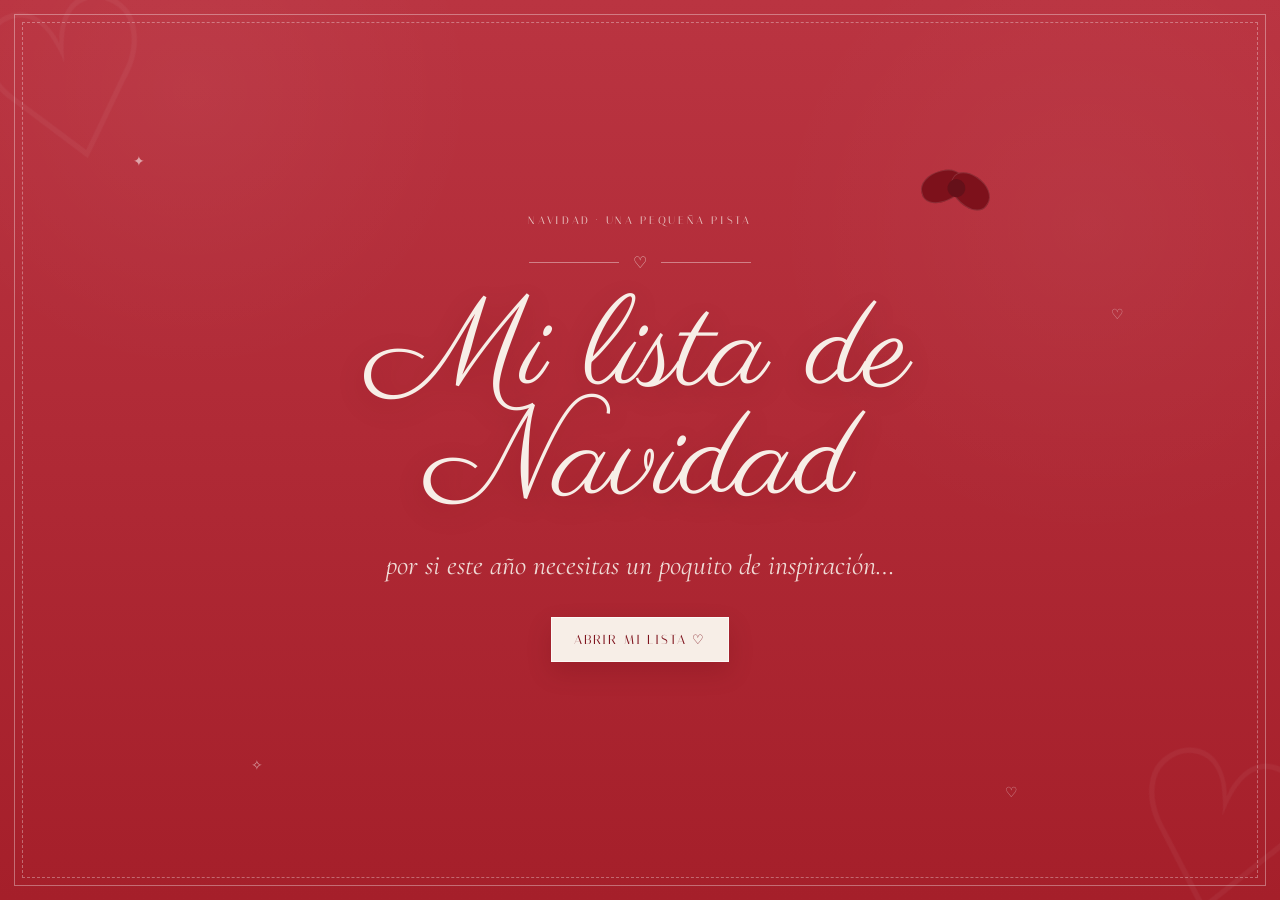
<file: index.html>
<!doctype html>
<html lang="es">
<head>
  <meta charset="utf-8" />
  <meta name="viewport" content="width=device-width,initial-scale=1" />
  <meta name="theme-color" content="#a51f2a" />
  <title>Mi lista de Navidad ♡</title>
  <link rel="stylesheet" href="styles.css" />
</head>
<body>
  <div class="lace-frame"></div>
  <main class="page-shell">
    <div class="sparkles"><span>✦</span><span>♡</span><span>✧</span><span>♡</span></div>
    <section class="hero fade-in">
      <div class="hero-card">
        <div class="ribbon"><i></i></div>
        <p class="hero-kicker">Navidad · una pequeña pista</p>
        <div class="ornament">♡</div>
        <h1 class="hero-title">Mi lista de Navidad</h1>
        <p class="hero-subtitle">por si este año necesitas un poquito de inspiración…</p>
        <a class="primary-button" href="categories.html">Abrir mi lista ♡</a>
      </div>
    </section>
  </main>
</body>
</html>
</file>
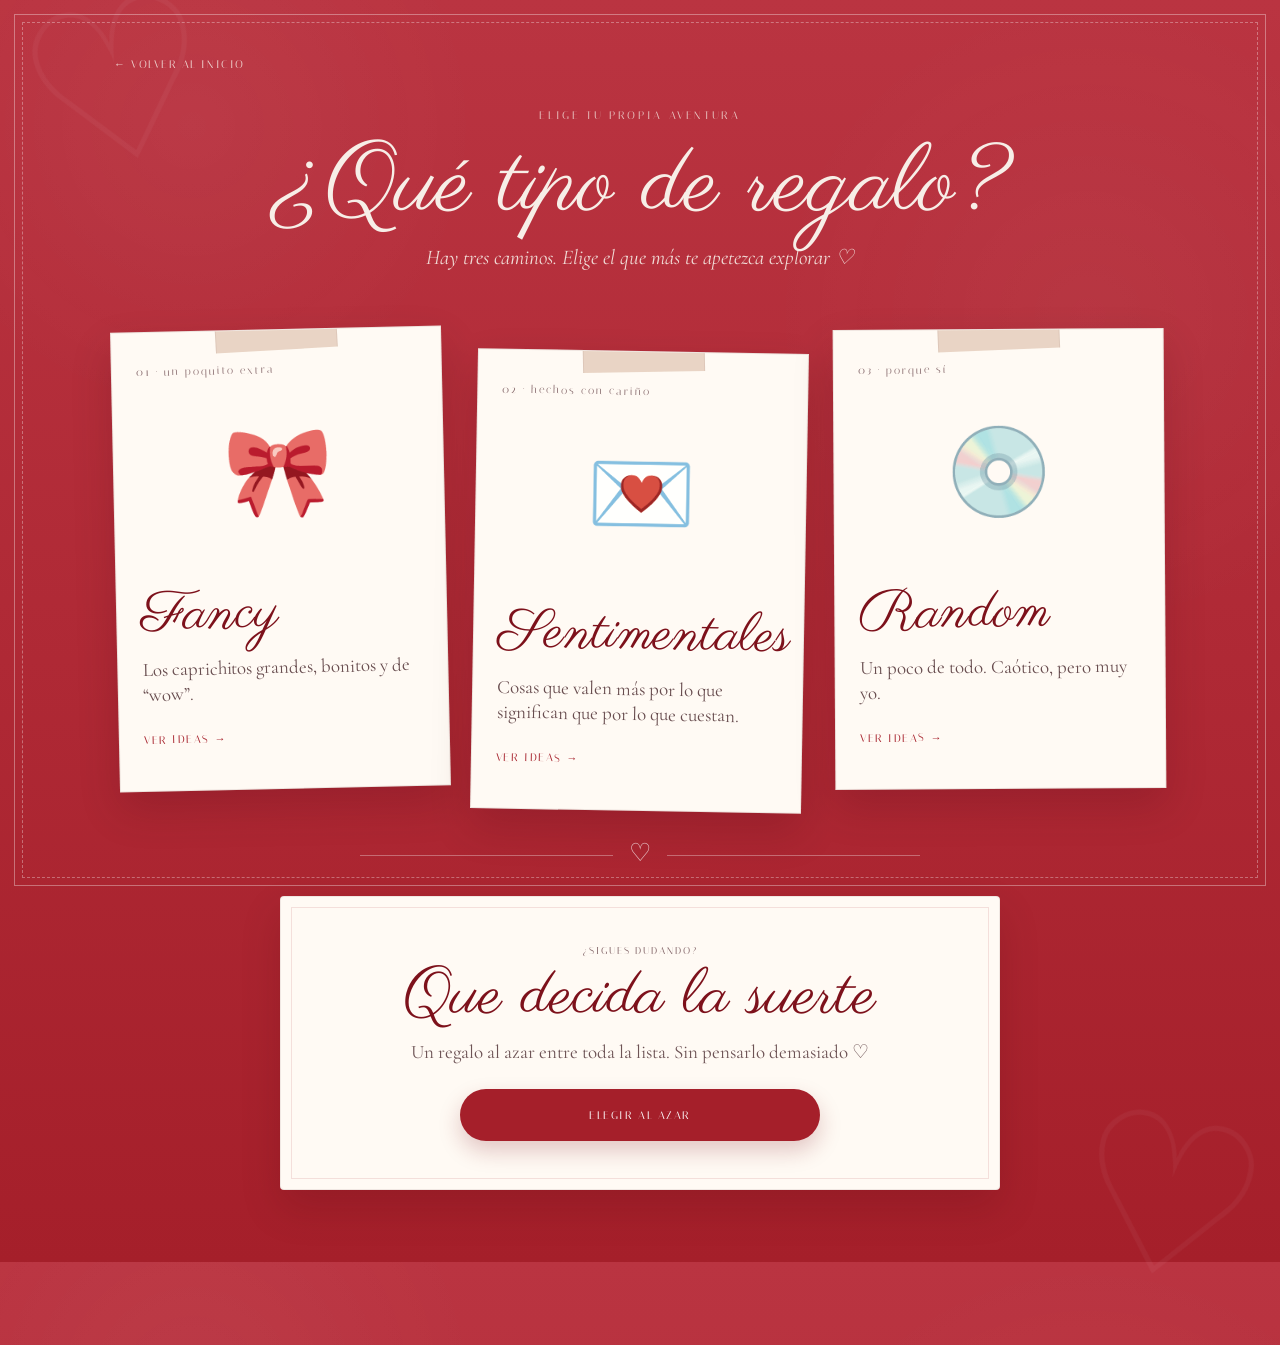
<file: categories.html>
<!doctype html>
<html lang="es">
<head>
  <meta charset="utf-8" />
  <meta name="viewport" content="width=device-width,initial-scale=1" />
  <meta name="theme-color" content="#a51f2a" />
  <title>Elige una categoría ♡</title>
  <link rel="stylesheet" href="styles.css" />
</head>
<body>
  <div class="lace-frame"></div>
  <main class="page-shell fade-in">
    <a class="back-link" href="index.html">← volver al inicio</a>
    <header class="page-header">
      <p class="eyebrow">elige tu propia aventura</p>
      <h1 class="page-title">¿Qué tipo de regalo?</h1>
      <p class="page-intro">Hay tres caminos. Elige el que más te apetezca explorar ♡</p>
    </header>

    <section class="categories-grid">
      <a class="category-card" href="fancy.html">
        <span class="category-no">01 · un poquito extra</span>
        <div class="category-icon">🎀</div>
        <h2 class="category-title">Fancy</h2>
        <p class="category-copy">Los caprichitos grandes, bonitos y de “wow”.</p>
        <span class="category-enter">ver ideas →</span>
      </a>

      <a class="category-card" href="sentimentales.html">
        <span class="category-no">02 · hechos con cariño</span>
        <div class="category-icon">💌</div>
        <h2 class="category-title">Sentimentales</h2>
        <p class="category-copy">Cosas que valen más por lo que significan que por lo que cuestan.</p>
        <span class="category-enter">ver ideas →</span>
      </a>

      <a class="category-card" href="random.html">
        <span class="category-no">03 · porque sí</span>
        <div class="category-icon">💿</div>
        <h2 class="category-title">Random</h2>
        <p class="category-copy">Un poco de todo. Caótico, pero muy yo.</p>
        <span class="category-enter">ver ideas →</span>
      </a>
    </section>

    <section class="surprise-panel">
      <div class="surprise-divider" aria-hidden="true">
        <span></span><b>♡</b><span></span>
      </div>

      <div class="surprise-panel-inner">
        <p class="surprise-kicker">¿sigues dudando?</p>
        <h2 class="surprise-title">Que decida la suerte</h2>
        <p class="surprise-copy">Un regalo al azar entre toda la lista. Sin pensarlo demasiado ♡</p>
        <a class="surprise-button" href="sorpresa.html">Elegir al azar</a>
      </div>
    </section>
  </main>
</body>
</html>
</file>
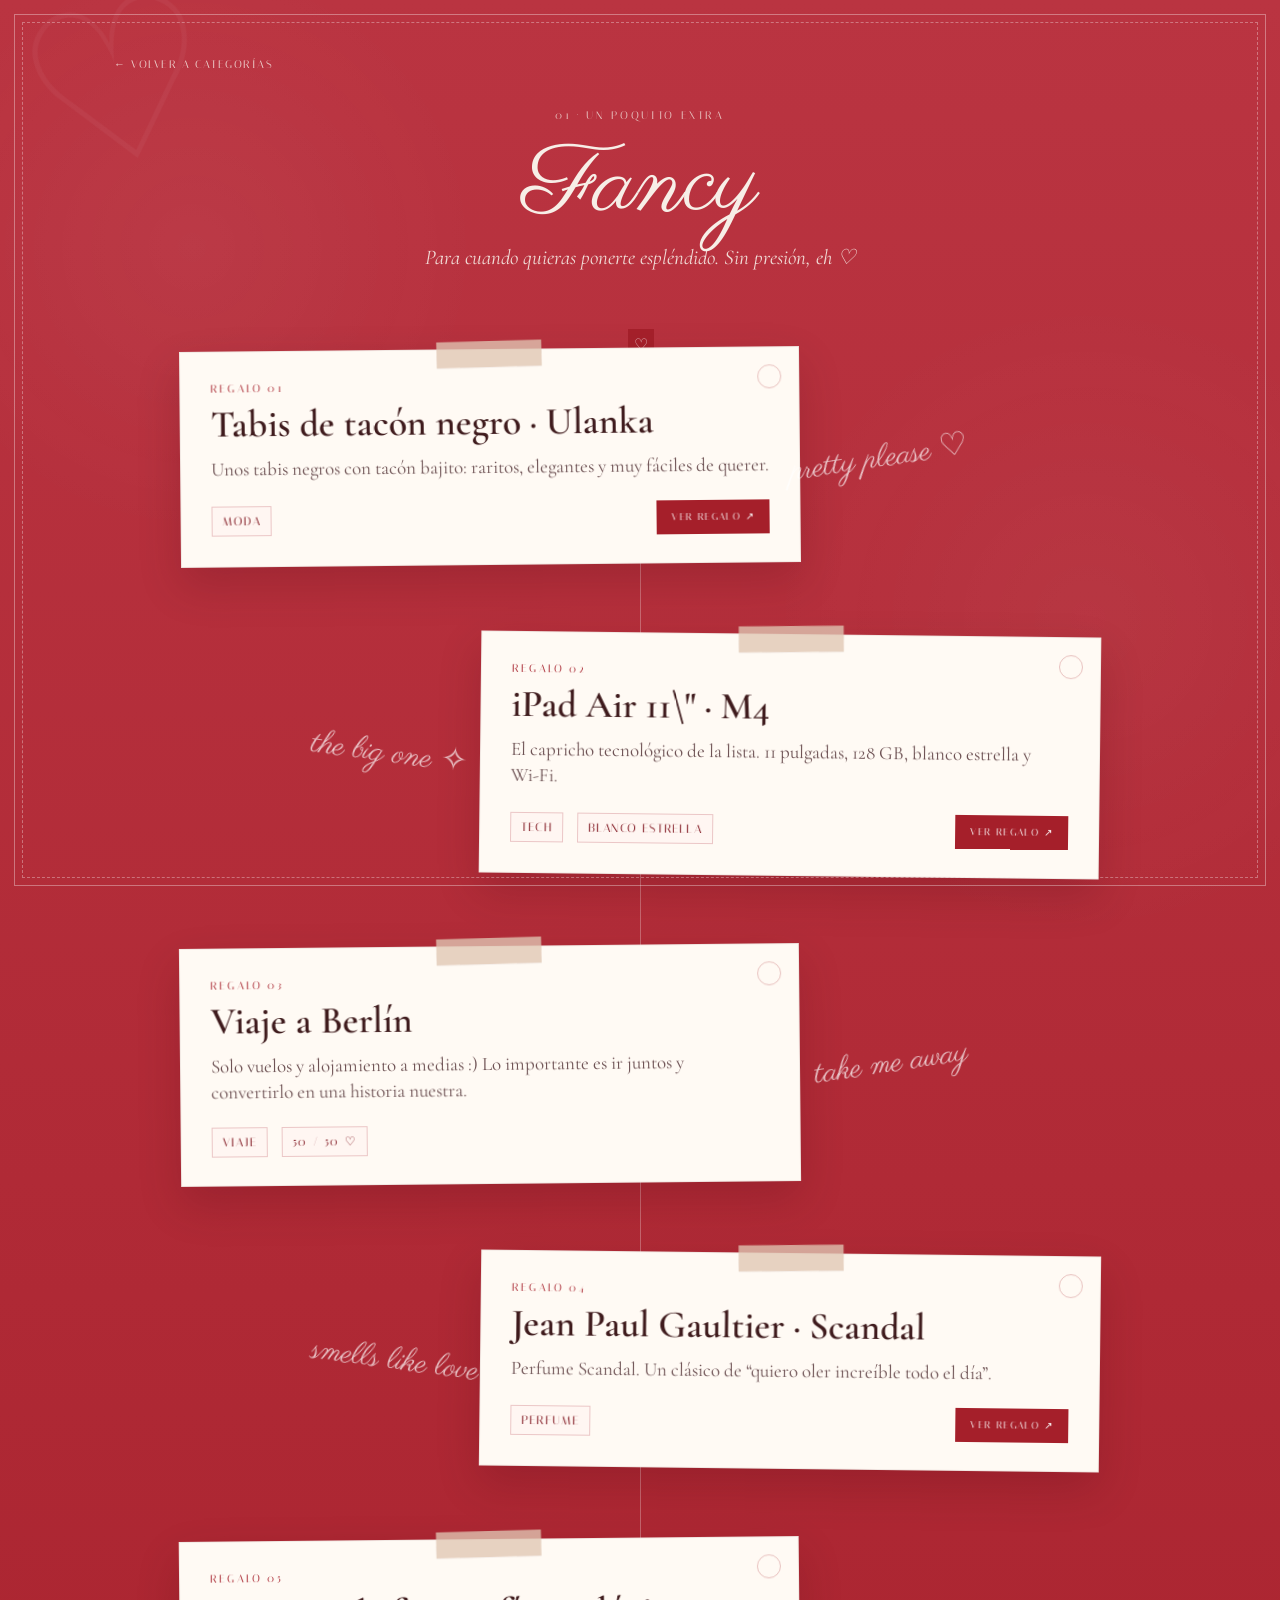
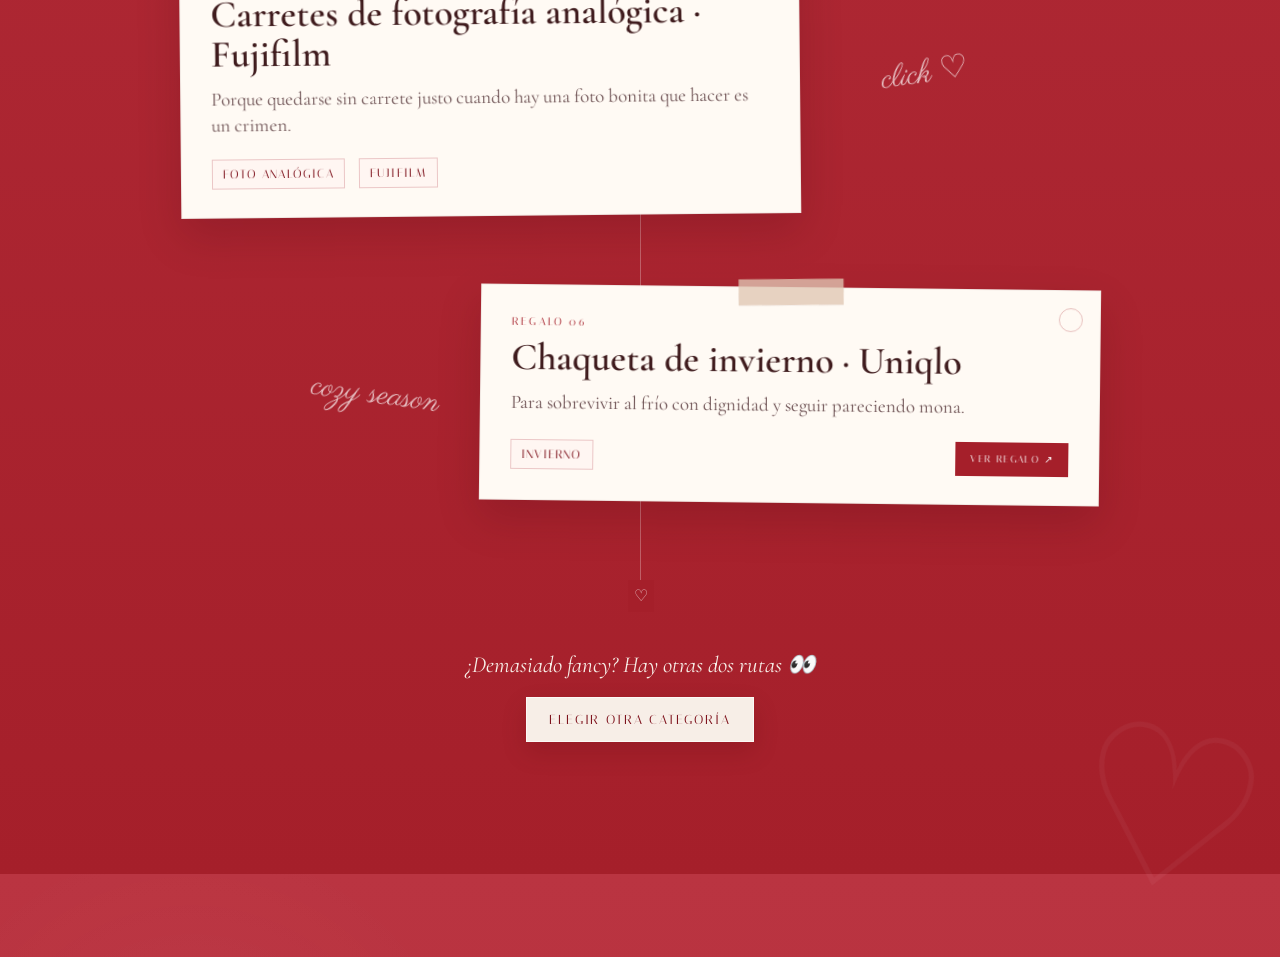
<file: fancy.html>
<!doctype html>
<html lang="es">
<head>
  <meta charset="utf-8" />
  <meta name="viewport" content="width=device-width,initial-scale=1" />
  <meta name="theme-color" content="#a51f2a" />
  <title>Fancy ♡</title>
  <link rel="stylesheet" href="styles.css" />
</head>
<body>
  <div class="lace-frame"></div>
  <main class="page-shell fade-in">
    <a class="back-link" href="categories.html">← volver a categorías</a>
    <header class="page-header">
      <p class="eyebrow">01 · un poquito extra</p>
      <h1 class="page-title">Fancy</h1>
      <p class="page-intro">Para cuando quieras ponerte espléndido. Sin presión, eh ♡</p>
    </header>

    <section class="gift-list">
      <div class="thread"></div>

      <article class="gift">
        <div class="gift-number">regalo 01</div>
        <h2 class="gift-title">Tabis de tacón negro · Ulanka</h2>
        <p class="gift-note">Unos tabis negros con tacón bajito: raritos, elegantes y muy fáciles de querer.</p>
        <div class="gift-meta"><span class="tag">moda</span><a class="small-button" target="_blank" rel="noopener" href="https://ulanka.com/en/collections/tabis-shoes-trend/products/bailarinas-tabi-con-tacon-bajo-ulk-kala">ver regalo ↗</a></div>
        <span class="side-doodle">pretty please ♡</span>
      </article>

      <article class="gift">
        <div class="gift-number">regalo 02</div>
        <h2 class="gift-title">iPad Air 11\" · M4</h2>
        <p class="gift-note">El capricho tecnológico de la lista. 11 pulgadas, 128 GB, blanco estrella y Wi‑Fi.</p>
        <div class="gift-meta"><span class="tag">tech</span><span class="tag">blanco estrella</span><a class="small-button" target="_blank" rel="noopener" href="https://www.apple.com/es/shop/buy-ipad/ipad-air/pantalla-de-11-pulgadas-128gb-blanco-estrella-wifi">ver regalo ↗</a></div>
        <span class="side-doodle">the big one ✧</span>
      </article>

      <article class="gift">
        <div class="gift-number">regalo 03</div>
        <h2 class="gift-title">Viaje a Berlín</h2>
        <p class="gift-note">Solo vuelos y alojamiento a medias :) Lo importante es ir juntos y convertirlo en una historia nuestra.</p>
        <div class="gift-meta"><span class="tag">viaje</span><span class="tag">50 / 50 ♡</span></div>
        <span class="side-doodle">take me away</span>
      </article>

      <article class="gift">
        <div class="gift-number">regalo 04</div>
        <h2 class="gift-title">Jean Paul Gaultier · Scandal</h2>
        <p class="gift-note">Perfume Scandal. Un clásico de “quiero oler increíble todo el día”.</p>
        <div class="gift-meta"><span class="tag">perfume</span><a class="small-button" target="_blank" rel="noopener" href="https://www.douglas.es/es/p/3001038303?variant=313508">ver regalo ↗</a></div>
        <span class="side-doodle">smells like love</span>
      </article>

      <article class="gift">
        <div class="gift-number">regalo 05</div>
        <h2 class="gift-title">Carretes de fotografía analógica · Fujifilm</h2>
        <p class="gift-note">Porque quedarse sin carrete justo cuando hay una foto bonita que hacer es un crimen.</p>
        <div class="gift-meta"><span class="tag">foto analógica</span><span class="tag">Fujifilm</span></div>
        <span class="side-doodle">click ♡</span>
      </article>

      <article class="gift">
        <div class="gift-number">regalo 06</div>
        <h2 class="gift-title">Chaqueta de invierno · Uniqlo</h2>
        <p class="gift-note">Para sobrevivir al frío con dignidad y seguir pareciendo mona.</p>
        <div class="gift-meta"><span class="tag">invierno</span><a class="small-button" target="_blank" rel="noopener" href="https://www.uniqlo.com/es/es/products/E487594-000/00?colorDisplayCode=18&sizeDisplayCode=003">ver regalo ↗</a></div>
        <span class="side-doodle">cozy season</span>
      </article>
    </section>

    <footer class="category-footer">
      <p>¿Demasiado fancy? Hay otras dos rutas 👀</p>
      <a class="primary-button" href="categories.html">Elegir otra categoría</a>
    </footer>
  </main>
</body>
</html>
</file>
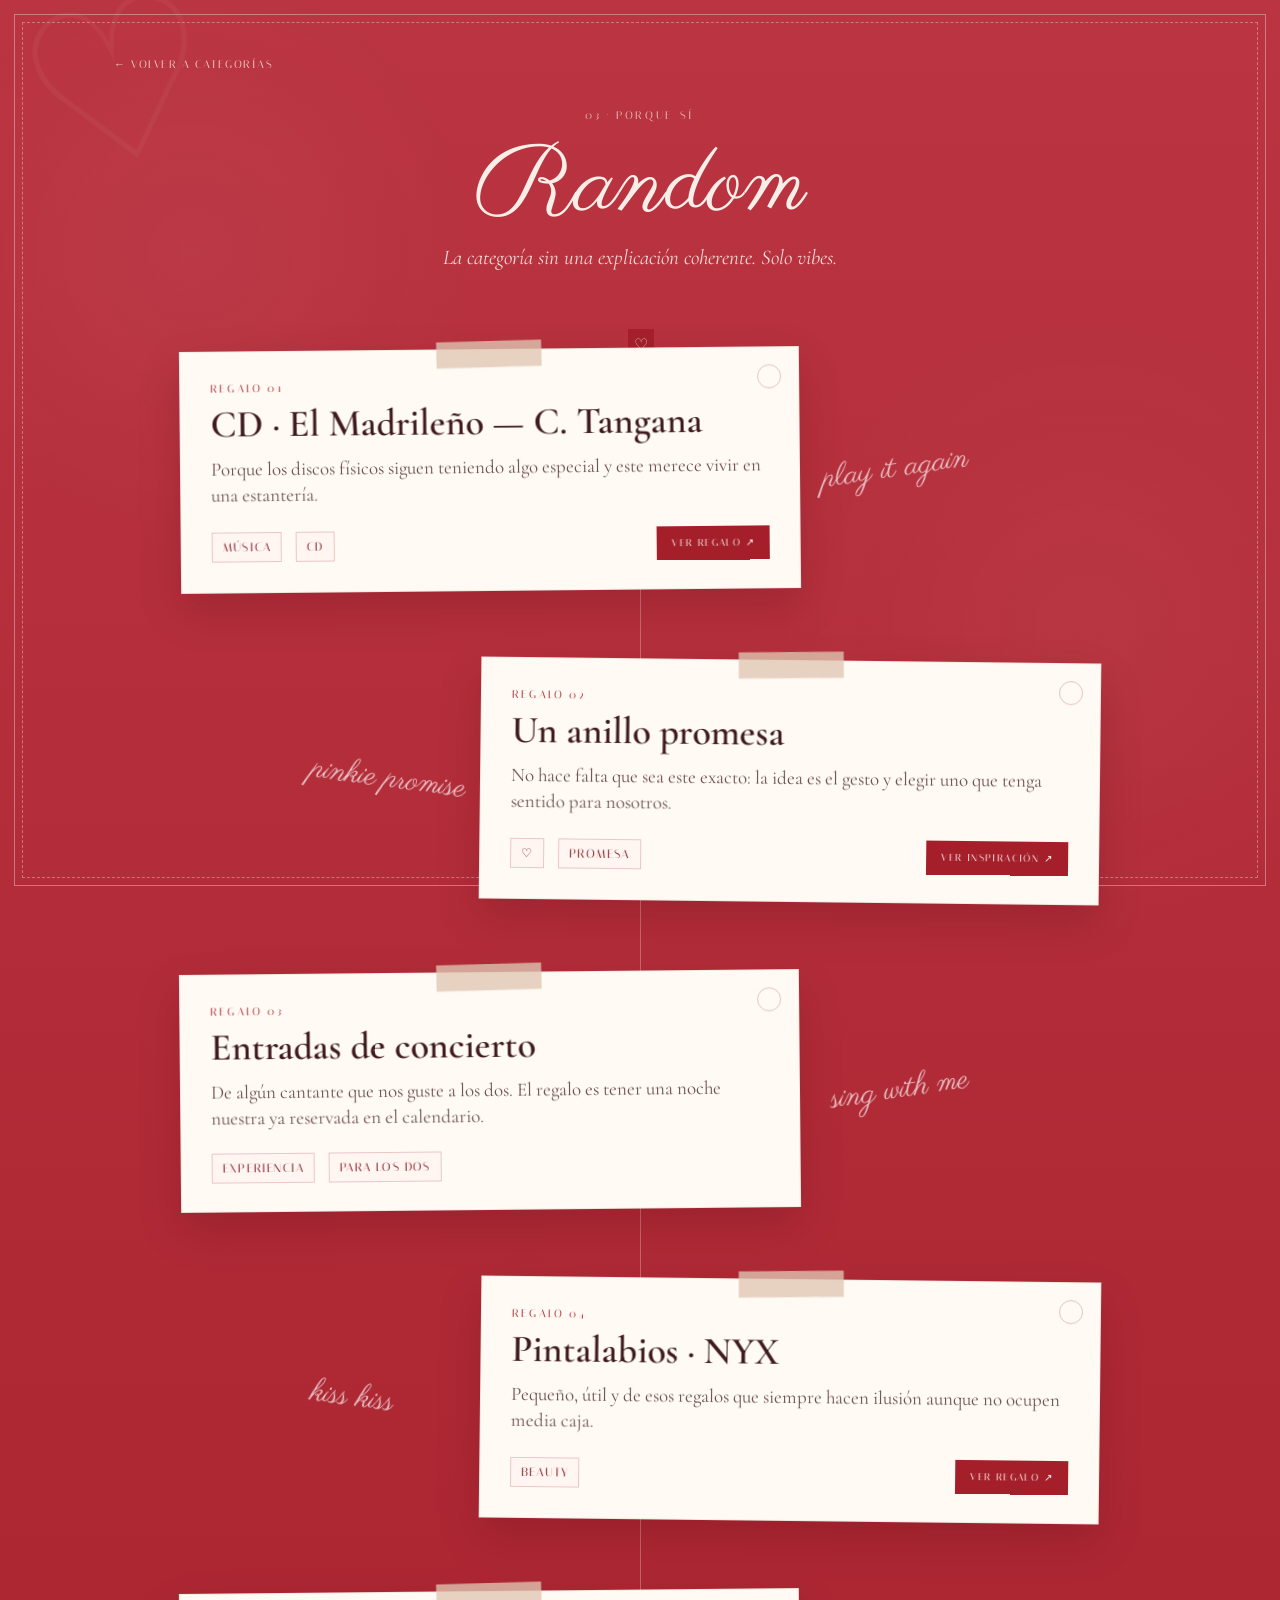
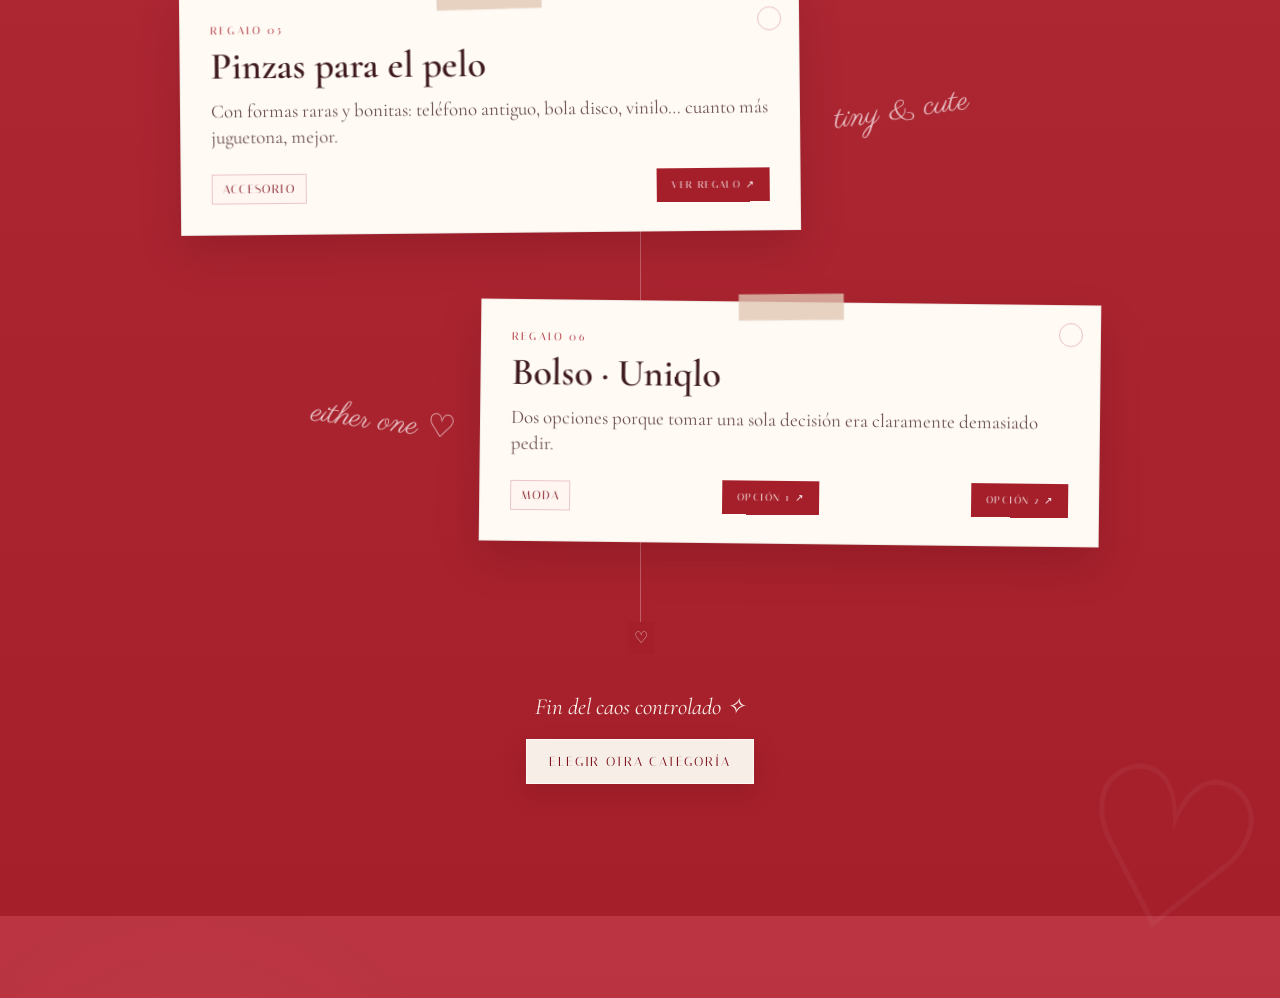
<file: random.html>
<!doctype html>
<html lang="es">
<head>
  <meta charset="utf-8" />
  <meta name="viewport" content="width=device-width,initial-scale=1" />
  <meta name="theme-color" content="#a51f2a" />
  <title>Random ♡</title>
  <link rel="stylesheet" href="styles.css" />
</head>
<body>
  <div class="lace-frame"></div>
  <main class="page-shell fade-in">
    <a class="back-link" href="categories.html">← volver a categorías</a>
    <header class="page-header">
      <p class="eyebrow">03 · porque sí</p>
      <h1 class="page-title">Random</h1>
      <p class="page-intro">La categoría sin una explicación coherente. Solo vibes.</p>
    </header>

    <section class="gift-list">
      <div class="thread"></div>

      <article class="gift">
        <div class="gift-number">regalo 01</div>
        <h2 class="gift-title">CD · El Madrileño — C. Tangana</h2>
        <p class="gift-note">Porque los discos físicos siguen teniendo algo especial y este merece vivir en una estantería.</p>
        <div class="gift-meta"><span class="tag">música</span><span class="tag">CD</span><a class="small-button" target="_blank" rel="noopener" href="https://www.fnac.es/a8030984/C-Tangana-El-madrileno-Disco">ver regalo ↗</a></div>
        <span class="side-doodle">play it again</span>
      </article>

      <article class="gift">
        <div class="gift-number">regalo 02</div>
        <h2 class="gift-title">Un anillo promesa</h2>
        <p class="gift-note">No hace falta que sea este exacto: la idea es el gesto y elegir uno que tenga sentido para nosotros.</p>
        <div class="gift-meta"><span class="tag">♡</span><span class="tag">promesa</span><a class="small-button" target="_blank" rel="noopener" href="https://www.swarovski.com/es-ES/s-swarovski-promise-ring-guide">ver inspiración ↗</a></div>
        <span class="side-doodle">pinkie promise</span>
      </article>

      <article class="gift">
        <div class="gift-number">regalo 03</div>
        <h2 class="gift-title">Entradas de concierto</h2>
        <p class="gift-note">De algún cantante que nos guste a los dos. El regalo es tener una noche nuestra ya reservada en el calendario.</p>
        <div class="gift-meta"><span class="tag">experiencia</span><span class="tag">para los dos</span></div>
        <span class="side-doodle">sing with me</span>
      </article>

      <article class="gift">
        <div class="gift-number">regalo 04</div>
        <h2 class="gift-title">Pintalabios · NYX</h2>
        <p class="gift-note">Pequeño, útil y de esos regalos que siempre hacen ilusión aunque no ocupen media caja.</p>
        <div class="gift-meta"><span class="tag">beauty</span><a class="small-button" target="_blank" rel="noopener" href="https://www.douglas.es/es/p/5010897017?variant=1076621">ver regalo ↗</a></div>
        <span class="side-doodle">kiss kiss</span>
      </article>

      <article class="gift">
        <div class="gift-number">regalo 05</div>
        <h2 class="gift-title">Pinzas para el pelo</h2>
        <p class="gift-note">Con formas raras y bonitas: teléfono antiguo, bola disco, vinilo… cuanto más juguetona, mejor.</p>
        <div class="gift-meta"><span class="tag">accesorio</span><a class="small-button" target="_blank" rel="noopener" href="https://es.shein.com/1-Piece-Personalized-Acetate-Antique-Phone-Disco-Ball-Vinyl-Record-Hair-Claw-Clip-Personalized-Women-s-Hair-Clip-Hair-Accessories-p-41545069.html">ver regalo ↗</a></div>
        <span class="side-doodle">tiny & cute</span>
      </article>

      <article class="gift">
        <div class="gift-number">regalo 06</div>
        <h2 class="gift-title">Bolso · Uniqlo</h2>
        <p class="gift-note">Dos opciones porque tomar una sola decisión era claramente demasiado pedir.</p>
        <div class="gift-meta">
          <span class="tag">moda</span>
          <a class="small-button" target="_blank" rel="noopener" href="https://www.uniqlo.com/es/es/products/E481663-000/00?colorDisplayCode=37&sizeDisplayCode=999">opción 1 ↗</a>
          <a class="small-button" target="_blank" rel="noopener" href="https://www.uniqlo.com/es/es/products/E486459-000/00?colorDisplayCode=30&sizeDisplayCode=999">opción 2 ↗</a>
        </div>
        <span class="side-doodle">either one ♡</span>
      </article>
    </section>

    <footer class="category-footer">
      <p>Fin del caos controlado ✧</p>
      <a class="primary-button" href="categories.html">Elegir otra categoría</a>
    </footer>
  </main>
</body>
</html>
</file>
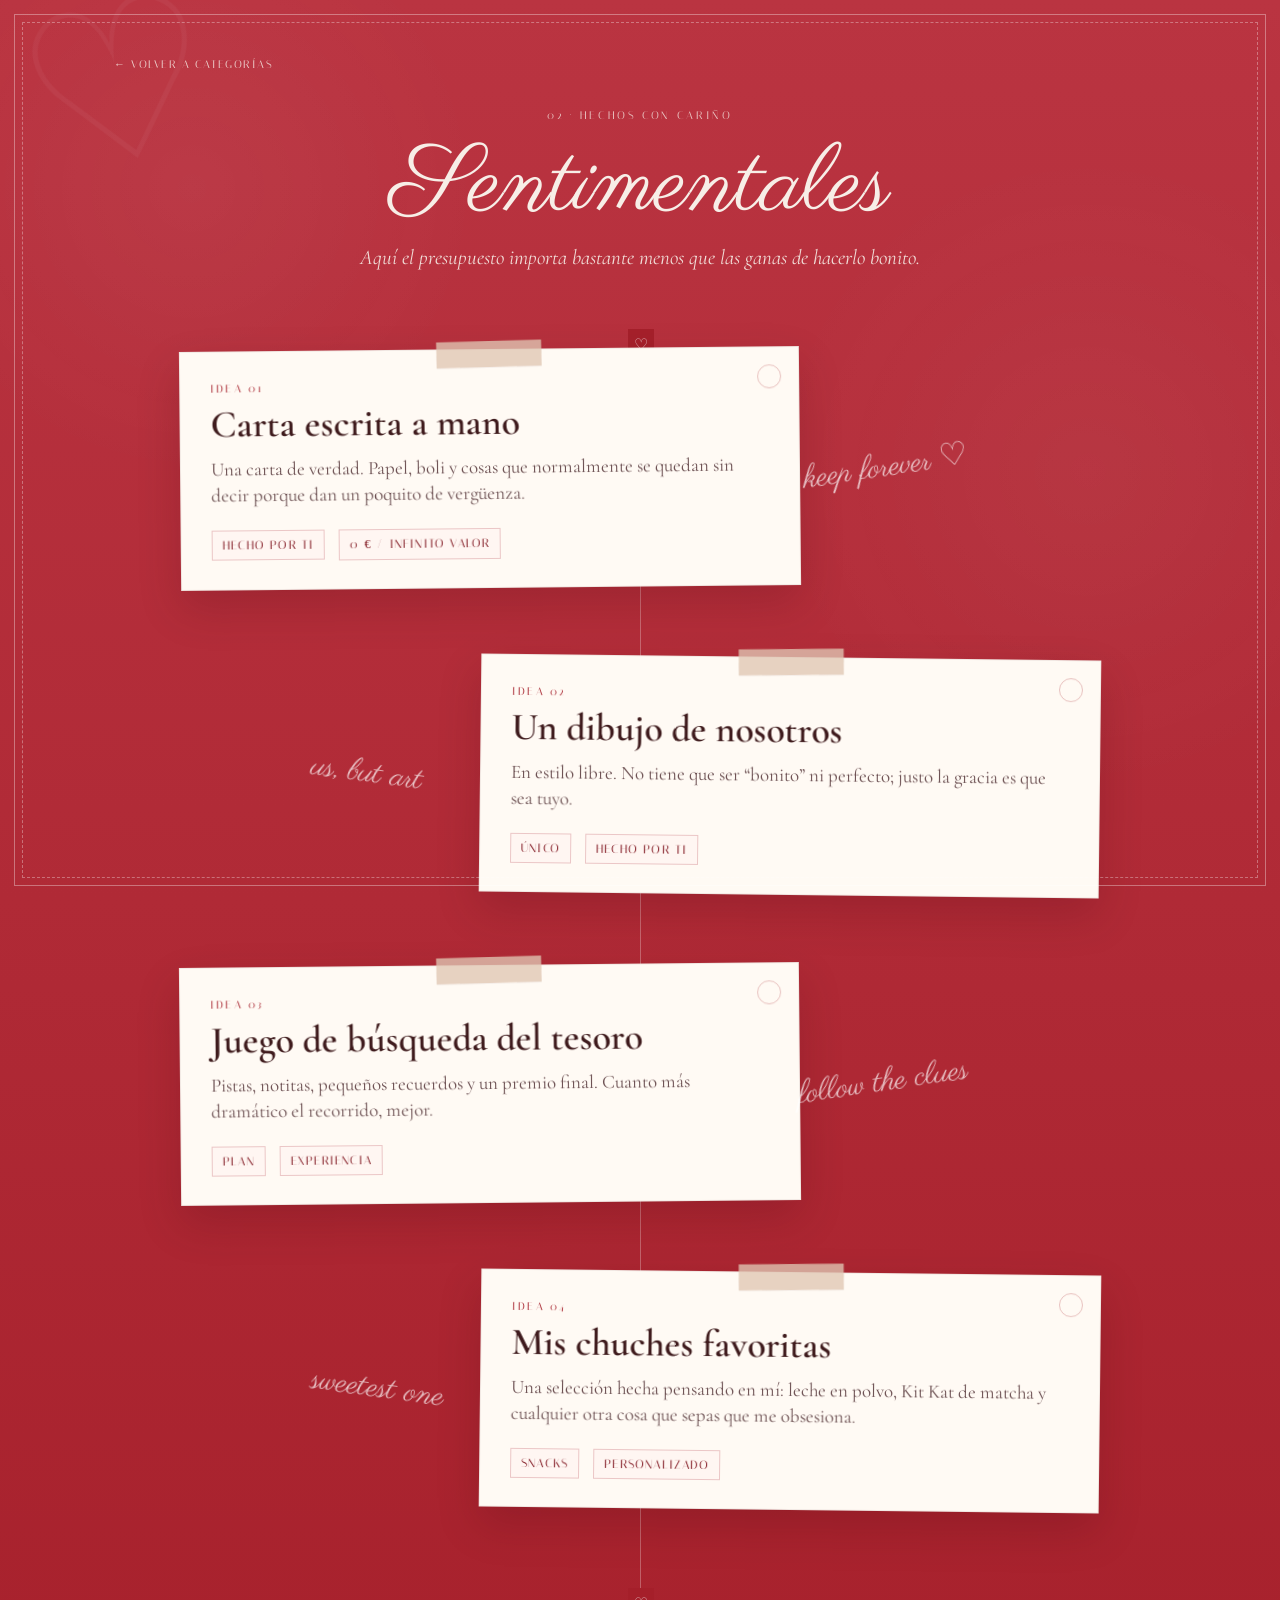
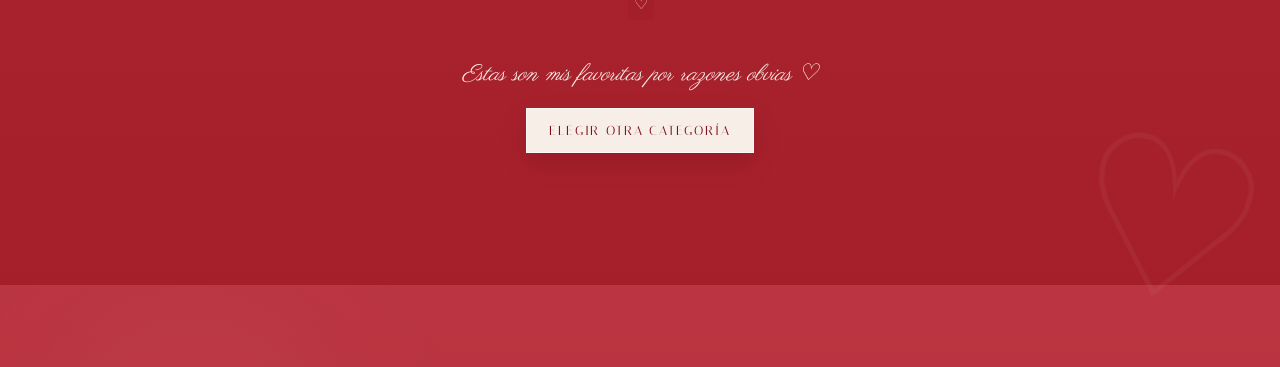
<file: sentimentales.html>
<!doctype html>
<html lang="es">
<head>
  <meta charset="utf-8" />
  <meta name="viewport" content="width=device-width,initial-scale=1" />
  <meta name="theme-color" content="#a51f2a" />
  <title>Sentimentales ♡</title>
  <link rel="stylesheet" href="styles.css" />
</head>
<body>
  <div class="lace-frame"></div>
  <main class="page-shell fade-in">
    <a class="back-link" href="categories.html">← volver a categorías</a>
    <header class="page-header">
      <p class="eyebrow">02 · hechos con cariño</p>
      <h1 class="page-title">Sentimentales</h1>
      <p class="page-intro">Aquí el presupuesto importa bastante menos que las ganas de hacerlo bonito.</p>
    </header>

    <section class="gift-list">
      <div class="thread"></div>

      <article class="gift">
        <div class="gift-number">idea 01</div>
        <h2 class="gift-title">Carta escrita a mano</h2>
        <p class="gift-note">Una carta de verdad. Papel, boli y cosas que normalmente se quedan sin decir porque dan un poquito de vergüenza.</p>
        <div class="gift-meta"><span class="tag">hecho por ti</span><span class="tag">0 € / infinito valor</span></div>
        <span class="side-doodle">keep forever ♡</span>
      </article>

      <article class="gift">
        <div class="gift-number">idea 02</div>
        <h2 class="gift-title">Un dibujo de nosotros</h2>
        <p class="gift-note">En estilo libre. No tiene que ser “bonito” ni perfecto; justo la gracia es que sea tuyo.</p>
        <div class="gift-meta"><span class="tag">único</span><span class="tag">hecho por ti</span></div>
        <span class="side-doodle">us, but art</span>
      </article>

      <article class="gift">
        <div class="gift-number">idea 03</div>
        <h2 class="gift-title">Juego de búsqueda del tesoro</h2>
        <p class="gift-note">Pistas, notitas, pequeños recuerdos y un premio final. Cuanto más dramático el recorrido, mejor.</p>
        <div class="gift-meta"><span class="tag">plan</span><span class="tag">experiencia</span></div>
        <span class="side-doodle">follow the clues</span>
      </article>

      <article class="gift">
        <div class="gift-number">idea 04</div>
        <h2 class="gift-title">Mis chuches favoritas</h2>
        <p class="gift-note">Una selección hecha pensando en mí: leche en polvo, Kit Kat de matcha y cualquier otra cosa que sepas que me obsesiona.</p>
        <div class="gift-meta"><span class="tag">snacks</span><span class="tag">personalizado</span></div>
        <span class="side-doodle">sweetest one</span>
      </article>
    </section>

    <footer class="category-footer">
      <p class="handwritten">Estas son mis favoritas por razones obvias ♡</p>
      <a class="primary-button" href="categories.html">Elegir otra categoría</a>
    </footer>
  </main>
</body>
</html>
</file>
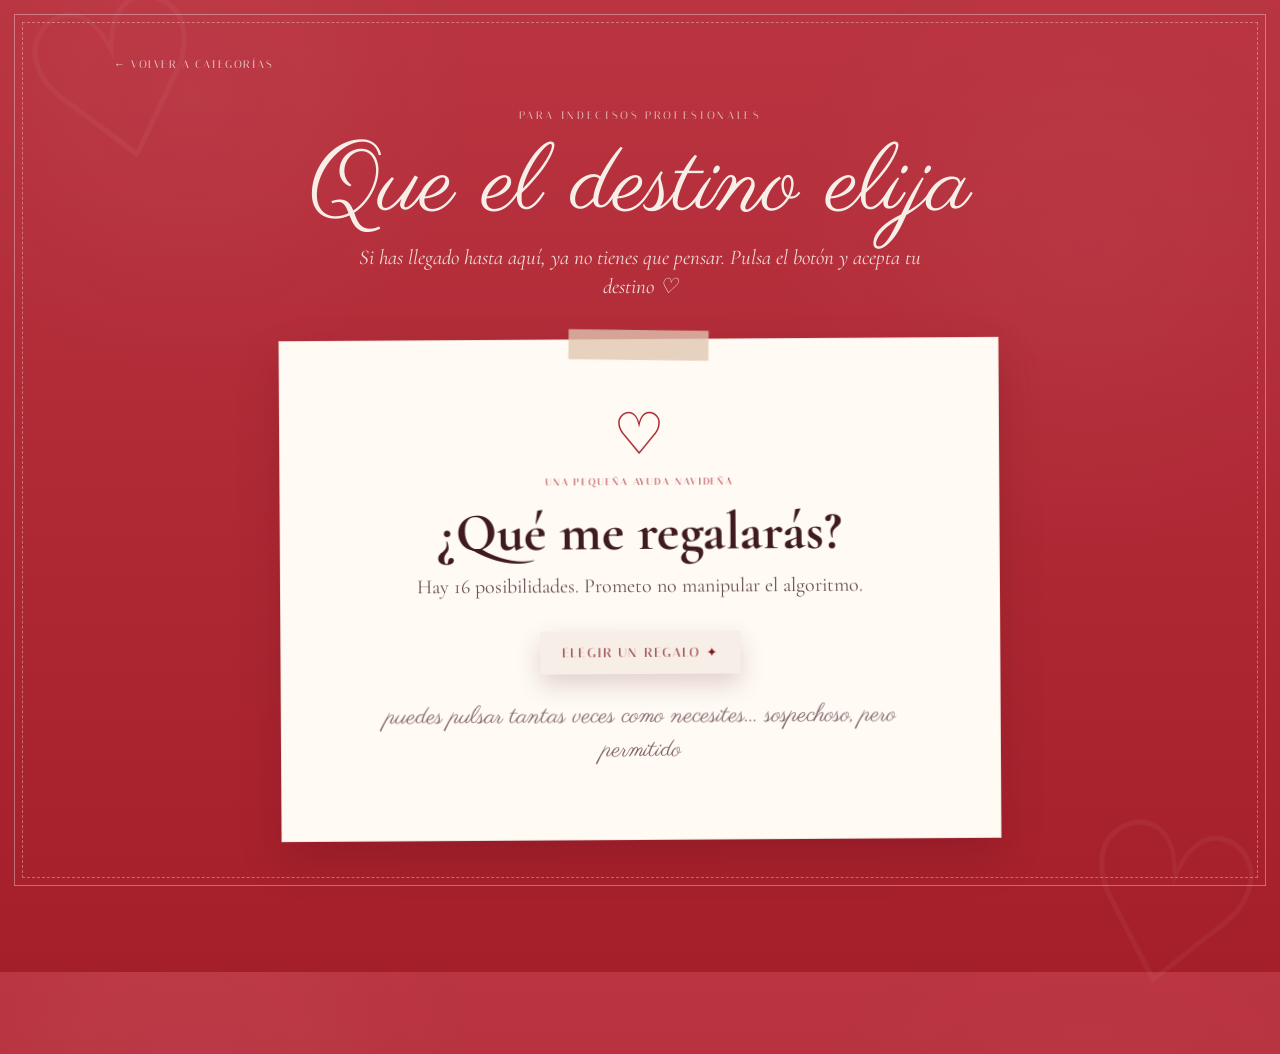
<file: sorpresa.html>
<!doctype html>
<html lang="es">
<head>
  <meta charset="utf-8" />
  <meta name="viewport" content="width=device-width,initial-scale=1" />
  <meta name="theme-color" content="#a51f2a" />
  <title>Que el destino elija ♡</title>
  <link rel="stylesheet" href="styles.css" />
</head>
<body>
  <div class="lace-frame"></div>
  <main class="page-shell fade-in">
    <a class="back-link" href="categories.html">← volver a categorías</a>

    <header class="page-header random-header">
      <p class="eyebrow">para indecisos profesionales</p>
      <h1 class="page-title">Que el destino elija</h1>
      <p class="page-intro">Si has llegado hasta aquí, ya no tienes que pensar. Pulsa el botón y acepta tu destino ♡</p>
    </header>

    <section class="randomizer" aria-live="polite">
      <div class="randomizer-deco">♡</div>
      <p class="random-label" id="gift-category">una pequeña ayuda navideña</p>
      <h2 class="random-title" id="gift-title">¿Qué me regalarás?</h2>
      <p class="random-note" id="gift-note">Hay 16 posibilidades. Prometo no manipular el algoritmo.</p>

      <div class="random-actions">
        <button class="primary-button random-button" id="pick-button" type="button">Elegir un regalo ✦</button>
        <a class="small-button random-link is-hidden" id="gift-link" target="_blank" rel="noopener">ver regalo ↗</a>
        <a class="small-button random-link is-hidden" id="category-link">ver su categoría →</a>
      </div>

      <p class="random-hint" id="random-hint">puedes pulsar tantas veces como necesites… sospechoso, pero permitido</p>
    </section>
  </main>

  <script>
    const gifts = [
      { category: 'Fancy', page: 'fancy.html', title: 'Tabis de tacón negro · Ulanka', note: 'Raritos, elegantes y muy fáciles de querer.', link: 'https://ulanka.com/en/collections/tabis-shoes-trend/products/bailarinas-tabi-con-tacon-bajo-ulk-kala' },
      { category: 'Fancy', page: 'fancy.html', title: 'iPad Air 11\" · M4', note: 'El capricho tecnológico de la lista: 11 pulgadas, 128 GB, blanco estrella y Wi‑Fi.', link: 'https://www.apple.com/es/shop/buy-ipad/ipad-air/pantalla-de-11-pulgadas-128gb-blanco-estrella-wifi' },
      { category: 'Fancy', page: 'fancy.html', title: 'Viaje a Berlín', note: 'Vuelos y alojamiento a medias :) Lo importante es ir juntos.', link: '' },
      { category: 'Fancy', page: 'fancy.html', title: 'Jean Paul Gaultier · Scandal', note: 'Para oler increíble todo el día. Una apuesta bastante segura.', link: 'https://www.douglas.es/es/p/3001038303?variant=313508' },
      { category: 'Fancy', page: 'fancy.html', title: 'Carretes de fotografía analógica · Fujifilm', note: 'Porque quedarse sin carrete cuando hay una foto bonita que hacer es un crimen.', link: '' },
      { category: 'Fancy', page: 'fancy.html', title: 'Chaqueta de invierno · Uniqlo', note: 'Para sobrevivir al frío con dignidad.', link: 'https://www.uniqlo.com/es/es/products/E487594-000/00?colorDisplayCode=18&sizeDisplayCode=003' },

      { category: 'Sentimentales', page: 'sentimentales.html', title: 'Carta escrita a mano', note: 'Papel, boli y cosas que normalmente se quedan sin decir ♡', link: '' },
      { category: 'Sentimentales', page: 'sentimentales.html', title: 'Un dibujo de nosotros', note: 'En estilo libre. No tiene que ser perfecto: justo la gracia es que sea tuyo.', link: '' },
      { category: 'Sentimentales', page: 'sentimentales.html', title: 'Juego de búsqueda del tesoro', note: 'Pistas, notitas, recuerdos y un premio final. Cuanto más dramático, mejor.', link: '' },
      { category: 'Sentimentales', page: 'sentimentales.html', title: 'Mis chuches favoritas', note: 'Leche en polvo, Kit Kat de matcha y cualquier otra obsesión comestible.', link: '' },

      { category: 'Random', page: 'random.html', title: 'CD · El Madrileño — C. Tangana', note: 'Porque los discos físicos siguen teniendo algo especial.', link: 'https://www.fnac.es/a8030984/C-Tangana-El-madrileno-Disco' },
      { category: 'Random', page: 'random.html', title: 'Un anillo promesa', note: 'No tiene que ser ese exacto. La idea es el gesto y elegir uno con sentido para nosotros.', link: 'https://www.swarovski.com/es-ES/s-swarovski-promise-ring-guide' },
      { category: 'Random', page: 'random.html', title: 'Entradas de concierto', note: 'De algún cantante que nos guste a los dos. Una noche nuestra ya reservada.', link: '' },
      { category: 'Random', page: 'random.html', title: 'Pintalabios · NYX', note: 'Pequeño, útil y de esos regalos que siempre hacen ilusión.', link: 'https://www.douglas.es/es/p/5010897017?variant=1076621' },
      { category: 'Random', page: 'random.html', title: 'Pinzas para el pelo', note: 'Con formas raras y bonitas: teléfono antiguo, bola disco, vinilo…', link: 'https://es.shein.com/1-Piece-Personalized-Acetate-Antique-Phone-Disco-Ball-Vinyl-Record-Hair-Claw-Clip-Personalized-Women-s-Hair-Clip-Hair-Accessories-p-41545069.html' },
      { category: 'Random', page: 'random.html', title: 'Bolso · Uniqlo', note: 'Dos opciones, porque una sola decisión era demasiado pedir.', link: 'https://www.uniqlo.com/es/es/products/E481663-000/00?colorDisplayCode=37&sizeDisplayCode=999' }
    ];

    const category = document.getElementById('gift-category');
    const title = document.getElementById('gift-title');
    const note = document.getElementById('gift-note');
    const pickButton = document.getElementById('pick-button');
    const giftLink = document.getElementById('gift-link');
    const categoryLink = document.getElementById('category-link');
    const hint = document.getElementById('random-hint');
    let previousIndex = -1;

    function pickGift() {
      let index;
      do {
        index = Math.floor(Math.random() * gifts.length);
      } while (gifts.length > 1 && index === previousIndex);
      previousIndex = index;

      const gift = gifts[index];
      category.textContent = '✦ ' + gift.category + ' ✦';
      title.textContent = gift.title;
      note.textContent = gift.note;
      categoryLink.href = gift.page;
      categoryLink.textContent = 'ver en ' + gift.category.toLowerCase() + ' →';
      categoryLink.classList.remove('is-hidden');

      if (gift.link) {
        giftLink.href = gift.link;
        giftLink.classList.remove('is-hidden');
      } else {
        giftLink.classList.add('is-hidden');
        giftLink.removeAttribute('href');
      }

      pickButton.textContent = 'Otra vez ✦';
      hint.textContent = 'el universo ha hablado. pero puedes pedir una segunda opinión…';

      const card = document.querySelector('.randomizer');
      card.classList.remove('random-pop');
      void card.offsetWidth;
      card.classList.add('random-pop');
    }

    pickButton.addEventListener('click', pickGift);
  </script>
</body>
</html>
</file>
<file: styles.css>
@import url('https://fonts.googleapis.com/css2?family=Cormorant+Garamond:ital,wght@0,400;0,500;0,600;1,400;1,500&family=Italiana&family=Parisienne&display=swap');

:root {
  --red: #a51f2a;
  --red-dark: #7d111b;
  --red-soft: #ba3441;
  --cream: #f7eee7;
  --paper: #fffaf4;
  --paper-2: #f0dfd4;
  --ink: #3f1b1d;
  --muted: #806366;
  --shadow: 0 18px 40px rgba(62, 8, 14, .18);
}

* { box-sizing: border-box; }

html { scroll-behavior: smooth; }

body {
  margin: 0;
  color: var(--cream);
  background:
    radial-gradient(circle at 15% 10%, rgba(255,255,255,.04), transparent 18rem),
    radial-gradient(circle at 85% 25%, rgba(255,255,255,.035), transparent 20rem),
    linear-gradient(180deg, var(--red-soft), var(--red));
  font-family: 'Cormorant Garamond', Georgia, serif;
  min-height: 100vh;
  overflow-x: hidden;
}

a { color: inherit; }

.page-shell {
  position: relative;
  min-height: 100vh;
  width: min(100%, 1180px);
  margin: 0 auto;
  padding: 48px clamp(22px, 5vw, 68px) 72px;
}

.page-shell::before,
.page-shell::after {
  content: '♡';
  position: fixed;
  z-index: 0;
  font-family: Georgia, serif;
  font-size: clamp(110px, 17vw, 240px);
  color: rgba(255,255,255,.045);
  pointer-events: none;
}
.page-shell::before { top: -42px; left: -28px; transform: rotate(-14deg); }
.page-shell::after { right: -35px; bottom: -65px; transform: rotate(12deg); }

.lace-frame {
  position: fixed;
  inset: 14px;
  border: 1px solid rgba(255,255,255,.35);
  pointer-events: none;
  z-index: 20;
}

.lace-frame::before,
.lace-frame::after {
  content: '';
  position: absolute;
  inset: 7px;
  border: 1px dashed rgba(255,255,255,.18);
}

.sparkles {
  position: absolute;
  inset: 0;
  pointer-events: none;
  overflow: hidden;
}
.sparkles span {
  position: absolute;
  font-size: 14px;
  color: rgba(255,255,255,.55);
  animation: float 8s ease-in-out infinite;
}
.sparkles span:nth-child(1){left:7%;top:17%;}
.sparkles span:nth-child(2){right:9%;top:34%;animation-delay:1.8s;}
.sparkles span:nth-child(3){left:17%;bottom:14%;animation-delay:3.4s;}
.sparkles span:nth-child(4){right:18%;bottom:11%;animation-delay:5s;}
@keyframes float { 50% { transform: translateY(-10px) rotate(8deg); opacity:.9; } }

.hero {
  min-height: calc(100vh - 120px);
  display: grid;
  place-items: center;
  text-align: center;
  position: relative;
  z-index: 1;
}

.hero-card {
  width: min(780px, 100%);
  padding: clamp(46px, 8vw, 92px) clamp(28px, 6vw, 72px);
  position: relative;
}

.hero-kicker,
.eyebrow {
  font-family: 'Italiana', serif;
  text-transform: uppercase;
  letter-spacing: .24em;
  font-size: 11px;
  opacity: .78;
  margin: 0 0 20px;
}

.hero-title {
  font-family: 'Parisienne', cursive;
  font-size: clamp(62px, 11vw, 128px);
  line-height: .86;
  font-weight: 400;
  margin: 0;
  text-shadow: 0 7px 28px rgba(89,8,16,.20);
}

.hero-subtitle {
  width: min(550px, 100%);
  margin: 28px auto 34px;
  font-size: clamp(20px, 2.6vw, 28px);
  font-style: italic;
  line-height: 1.3;
  opacity: .9;
}

.ornament {
  display: flex;
  align-items: center;
  justify-content: center;
  gap: 14px;
  margin: 26px 0;
  opacity: .78;
}
.ornament::before,
.ornament::after {
  content: '';
  width: 90px;
  height: 1px;
  background: rgba(255,255,255,.5);
}

.primary-button,
.small-button {
  display: inline-flex;
  align-items: center;
  justify-content: center;
  gap: 10px;
  text-decoration: none;
  border: 1px solid rgba(255,255,255,.65);
  background: var(--cream);
  color: var(--red-dark);
  padding: 14px 22px;
  font-family: 'Italiana', serif;
  font-size: 13px;
  letter-spacing: .14em;
  text-transform: uppercase;
  box-shadow: 0 10px 25px rgba(75,5,13,.17);
  transition: transform .2s ease, box-shadow .2s ease, background .2s ease;
}
.primary-button:hover,
.small-button:hover { transform: translateY(-3px) rotate(-.5deg); box-shadow: 0 15px 30px rgba(75,5,13,.24); background:#fff; }

.ribbon {
  position: absolute;
  width: 72px;
  height: 72px;
  right: 5%;
  top: 6%;
  transform: rotate(10deg);
}
.ribbon::before,
.ribbon::after {
  content: '';
  position: absolute;
  background: var(--red-dark);
  box-shadow: inset 0 0 0 1px rgba(255,255,255,.12);
}
.ribbon::before {
  width: 44px; height: 31px; border-radius: 55% 45% 60% 40%; left: 0; top: 13px; transform: rotate(-24deg);
}
.ribbon::after {
  width: 44px; height: 31px; border-radius: 45% 55% 40% 60%; right: 0; top: 13px; transform: rotate(24deg);
}
.ribbon i {
  position:absolute; width:18px; height:18px; border-radius:50%; background:#651019; left:27px; top:19px; z-index:2;
}

.page-header {
  position: relative;
  z-index: 2;
  max-width: 760px;
  margin: 36px auto 56px;
  text-align: center;
}

.page-title {
  font-family: 'Parisienne', cursive;
  font-weight: 400;
  font-size: clamp(54px, 8vw, 95px);
  line-height: .95;
  margin: 8px 0 12px;
}

.page-intro {
  margin: 0 auto;
  font-size: 21px;
  line-height: 1.35;
  max-width: 590px;
  font-style: italic;
  opacity: .9;
}

.back-link {
  position: relative;
  z-index: 5;
  display: inline-flex;
  align-items: center;
  gap: 8px;
  margin-top: 10px;
  text-decoration: none;
  font-family: 'Italiana', serif;
  font-size: 11px;
  letter-spacing: .14em;
  text-transform: uppercase;
  opacity: .85;
}
.back-link:hover { opacity: 1; }

.categories-grid {
  position: relative;
  z-index: 2;
  display: grid;
  grid-template-columns: repeat(3, 1fr);
  gap: 28px;
  align-items: stretch;
  margin: 0 auto;
  max-width: 1050px;
}

.category-card {
  min-height: 460px;
  position: relative;
  background: var(--paper);
  color: var(--ink);
  text-decoration: none;
  padding: 28px 24px 32px;
  box-shadow: var(--shadow);
  overflow: hidden;
  border: 1px solid rgba(70,17,20,.09);
  transition: transform .24s ease, box-shadow .24s ease;
}
.category-card:nth-child(1) { transform: rotate(-1.25deg); }
.category-card:nth-child(2) { transform: translateY(22px) rotate(1deg); }
.category-card:nth-child(3) { transform: rotate(-.35deg); }
.category-card:hover { transform: translateY(-8px) rotate(0deg); box-shadow: 0 25px 55px rgba(62, 8, 14, .27); }

.category-card::before {
  content: '';
  position: absolute;
  width: 120px;
  height: 28px;
  top: -8px;
  left: 50%;
  transform: translateX(-50%) rotate(-2deg);
  background: rgba(225,199,179,.72);
  border-left: 1px solid rgba(90,60,50,.08);
  border-right: 1px solid rgba(90,60,50,.08);
}

.category-no {
  font-family:'Italiana',serif;
  font-size: 11px;
  letter-spacing:.18em;
  color: var(--muted);
}

.category-icon {
  height: 190px;
  display: grid;
  place-items: center;
  font-size: 88px;
  filter: grayscale(.15) sepia(.1);
}

.category-title {
  font-family:'Parisienne',cursive;
  color:var(--red-dark);
  font-size: 55px;
  font-weight:400;
  margin: 8px 0 4px;
}
.category-copy { font-size:19px; line-height:1.3; margin:0 0 22px; color:#684d4f; }
.category-enter { font-family:'Italiana',serif; font-size:11px; letter-spacing:.14em; text-transform:uppercase; color:var(--red); }

.gift-list {
  position: relative;
  z-index: 2;
  max-width: 920px;
  margin: 0 auto;
  padding: 20px 0 40px;
}

.thread {
  position: absolute;
  top: 0;
  bottom: 0;
  left: 50%;
  width: 1px;
  background: rgba(255,255,255,.28);
  z-index: -1;
}
.thread::before,
.thread::after { content:'♡'; position:absolute; left:50%; transform:translateX(-50%); color:rgba(255,255,255,.7); background:var(--red); padding:6px; }
.thread::before { top: 0; }
.thread::after { bottom: 0; }

.gift {
  width: min(620px, 76%);
  background: var(--paper);
  color: var(--ink);
  padding: 30px 30px 28px;
  margin: 0 0 70px;
  position: relative;
  box-shadow: var(--shadow);
  border: 1px solid rgba(85,25,30,.08);
}
.gift:nth-of-type(odd) { margin-left: 0; transform: rotate(-.55deg); }
.gift:nth-of-type(even) { margin-left: auto; transform: rotate(.65deg); }
.gift::before {
  content:'';
  position:absolute;
  width:105px;
  height:26px;
  top:-9px;
  left:50%;
  transform:translateX(-50%) rotate(-1deg);
  background:rgba(224,199,180,.78);
  box-shadow:0 1px 0 rgba(80,40,40,.05);
}
.gift::after {
  content:'';
  position:absolute;
  width:22px;
  height:22px;
  border:1px solid rgba(165,31,42,.26);
  border-radius:50%;
  right:17px;
  top:17px;
}

.gift-number {
  font-family:'Italiana',serif;
  color:var(--red);
  font-size:11px;
  letter-spacing:.2em;
  text-transform:uppercase;
  margin-bottom:10px;
}

.gift-title {
  margin:0 0 11px;
  font-family:'Cormorant Garamond',serif;
  font-weight:600;
  font-size:clamp(28px,4vw,38px);
  line-height:1.05;
}

.gift-note {
  margin:0 0 22px;
  font-size:19px;
  line-height:1.36;
  color:#6c5052;
}

.gift-meta {
  display:flex;
  flex-wrap:wrap;
  align-items:center;
  gap:10px 14px;
}

.tag {
  display:inline-flex;
  padding:7px 10px;
  border:1px solid rgba(165,31,42,.22);
  color:var(--red-dark);
  font-size:12px;
  font-family:'Italiana',serif;
  letter-spacing:.1em;
  text-transform:uppercase;
  background:#fff6f2;
}

.small-button {
  margin-left:auto;
  background:var(--red);
  color:white;
  border-color:var(--red);
  padding:10px 14px;
  font-size:10px;
  box-shadow:none;
}

.side-doodle {
  position:absolute;
  font-family:'Parisienne',cursive;
  font-size:32px;
  color:rgba(255,255,255,.7);
  white-space:nowrap;
}
.gift:nth-of-type(odd) .side-doodle { right:-170px; top:42%; transform:rotate(-8deg); }
.gift:nth-of-type(even) .side-doodle { left:-170px; top:42%; transform:rotate(7deg); }

.category-footer {
  text-align:center;
  padding:16px 0 60px;
  position:relative;
  z-index:2;
}
.category-footer p { font-size:23px; font-style:italic; margin-bottom:18px; }

.handwritten {
  font-family:'Parisienne',cursive;
  font-size:31px;
}

.fade-in { animation: fadeIn .8s ease both; }
@keyframes fadeIn { from { opacity:0; transform:translateY(10px); } to { opacity:1; transform:none; } }

@media (max-width: 840px) {
  .categories-grid { grid-template-columns: 1fr; max-width: 520px; }
  .category-card, .category-card:nth-child(1), .category-card:nth-child(2), .category-card:nth-child(3) { min-height: 360px; transform:none; }
  .category-icon { height:130px; font-size:70px; }
  .thread { left:22px; }
  .gift, .gift:nth-of-type(odd), .gift:nth-of-type(even) { width:calc(100% - 38px); margin-left:38px; transform:none; margin-bottom:44px; }
  .side-doodle { display:none; }
}

@media (max-width: 520px) {
  .page-shell { padding: 36px 22px 55px; }
  .lace-frame { inset:8px; }
  .hero-title { font-size:68px; }
  .hero-subtitle { font-size:19px; }
  .page-title { font-size:57px; }
  .page-intro { font-size:18px; }
  .gift { padding:26px 22px 24px; }
  .gift-meta { align-items:stretch; }
  .small-button { width:100%; margin-left:0; }
}

/* --- Selector aleatorio --- */
.surprise-panel {
  position: relative;
  z-index: 2;
  width: min(720px, 100%);
  margin: 54px auto 0;
}

.surprise-divider {
  display: grid;
  grid-template-columns: 1fr auto 1fr;
  align-items: center;
  gap: 16px;
  width: min(560px, 88%);
  margin: 0 auto 28px;
  color: rgba(255,255,255,.72);
}

.surprise-divider span {
  height: 1px;
  background: rgba(255,255,255,.32);
}

.surprise-divider b {
  font-family: 'Parisienne', cursive;
  font-size: 25px;
  font-weight: 400;
  line-height: 1;
}

.surprise-panel-inner {
  position: relative;
  overflow: hidden;
  background: var(--paper);
  color: var(--ink);
  text-align: center;
  padding: clamp(34px, 5vw, 48px) clamp(24px, 6vw, 54px);
  border: 1px solid rgba(70,17,20,.08);
  box-shadow: 0 18px 40px rgba(62, 8, 14, .16);
  border-radius: 4px;
}

.surprise-panel-inner::before {
  content: '';
  position: absolute;
  inset: 10px;
  border: 1px solid rgba(165,31,42,.12);
  pointer-events: none;
}

.surprise-kicker {
  position: relative;
  margin: 0 0 10px;
  font-family: 'Italiana', serif;
  text-transform: uppercase;
  letter-spacing: .19em;
  font-size: 10px;
  color: var(--muted);
}

.surprise-title {
  position: relative;
  margin: 0 0 12px;
  font-family: 'Parisienne', cursive;
  font-weight: 400;
  font-size: clamp(42px, 7vw, 64px);
  line-height: .95;
  color: var(--red-dark);
}

.surprise-copy {
  position: relative;
  max-width: 470px;
  margin: 0 auto 24px;
  font-size: 19px;
  line-height: 1.35;
  color: #6d5355;
}

.surprise-button {
  position: relative;
  display: inline-flex;
  align-items: center;
  justify-content: center;
  min-width: min(360px, 100%);
  min-height: 52px;
  padding: 14px 28px;
  border-radius: 999px;
  background: var(--red);
  color: #fff;
  text-decoration: none;
  font-family: 'Italiana', serif;
  text-transform: uppercase;
  letter-spacing: .14em;
  font-size: 11px;
  box-shadow: 0 10px 22px rgba(125,17,27,.22);
  transition: transform .2s ease, background .2s ease, box-shadow .2s ease;
}

.surprise-button:hover {
  transform: translateY(-2px);
  background: var(--red-dark);
  box-shadow: 0 14px 28px rgba(125,17,27,.28);
}

@media (max-width: 620px) {
  .surprise-panel { margin-top: 38px; }
  .surprise-divider { margin-bottom: 20px; }
  .surprise-panel-inner { padding: 30px 20px 28px; }
  .surprise-copy { font-size: 17px; }
  .surprise-button { width: 100%; min-width: 0; }
}

.random-header { margin-bottom: 38px; }
.randomizer {
  position: relative;
  z-index: 2;
  width: min(720px, 100%);
  margin: 0 auto 60px;
  padding: clamp(42px, 7vw, 72px) clamp(26px, 6vw, 66px);
  text-align: center;
  background: var(--paper);
  color: var(--ink);
  box-shadow: var(--shadow);
  border: 1px solid rgba(70,17,20,.09);
  transform: rotate(-.35deg);
}
.randomizer::before {
  content: '';
  position: absolute;
  width: 140px;
  height: 30px;
  top: -10px;
  left: 50%;
  transform: translateX(-50%) rotate(1deg);
  background: rgba(225,199,179,.78);
}
.randomizer-deco { font-family:'Parisienne',cursive; font-size:58px; color:var(--red); line-height:1; margin-bottom:6px; }
.random-label { font-family:'Italiana',serif; text-transform:uppercase; letter-spacing:.19em; font-size:10px; color:var(--red); margin:0 0 16px; }
.random-title { font-family:'Cormorant Garamond',serif; font-size:clamp(34px,6vw,54px); line-height:1.02; margin:0 auto 14px; max-width:580px; }
.random-note { max-width:560px; margin:0 auto 30px; font-size:20px; line-height:1.38; color:#6c5052; }
.random-actions { display:flex; justify-content:center; align-items:center; flex-wrap:wrap; gap:12px; }
.random-button { border:0; cursor:pointer; }
.random-link { margin-left:0; }
.random-hint { margin:25px 0 0; font-family:'Parisienne',cursive; font-size:25px; color:var(--muted); }
.is-hidden { display:none !important; }
.random-pop { animation: randomPop .36s ease; }
@keyframes randomPop { 50% { transform: rotate(.25deg) scale(1.012); } }

@media (max-width: 840px) {
  .random-pick-card { grid-column:auto; margin-top:0; }
}

@media (max-width: 620px) {
  .random-pick-card { grid-template-columns:auto 1fr; padding:22px; }
  .random-pick-arrow { grid-column:2; }
  .random-pick-card strong { font-size:31px; }
  .randomizer { transform:none; }
  .random-actions { align-items:stretch; }
  .random-actions .primary-button,
  .random-actions .small-button { width:100%; }
}
</file>
